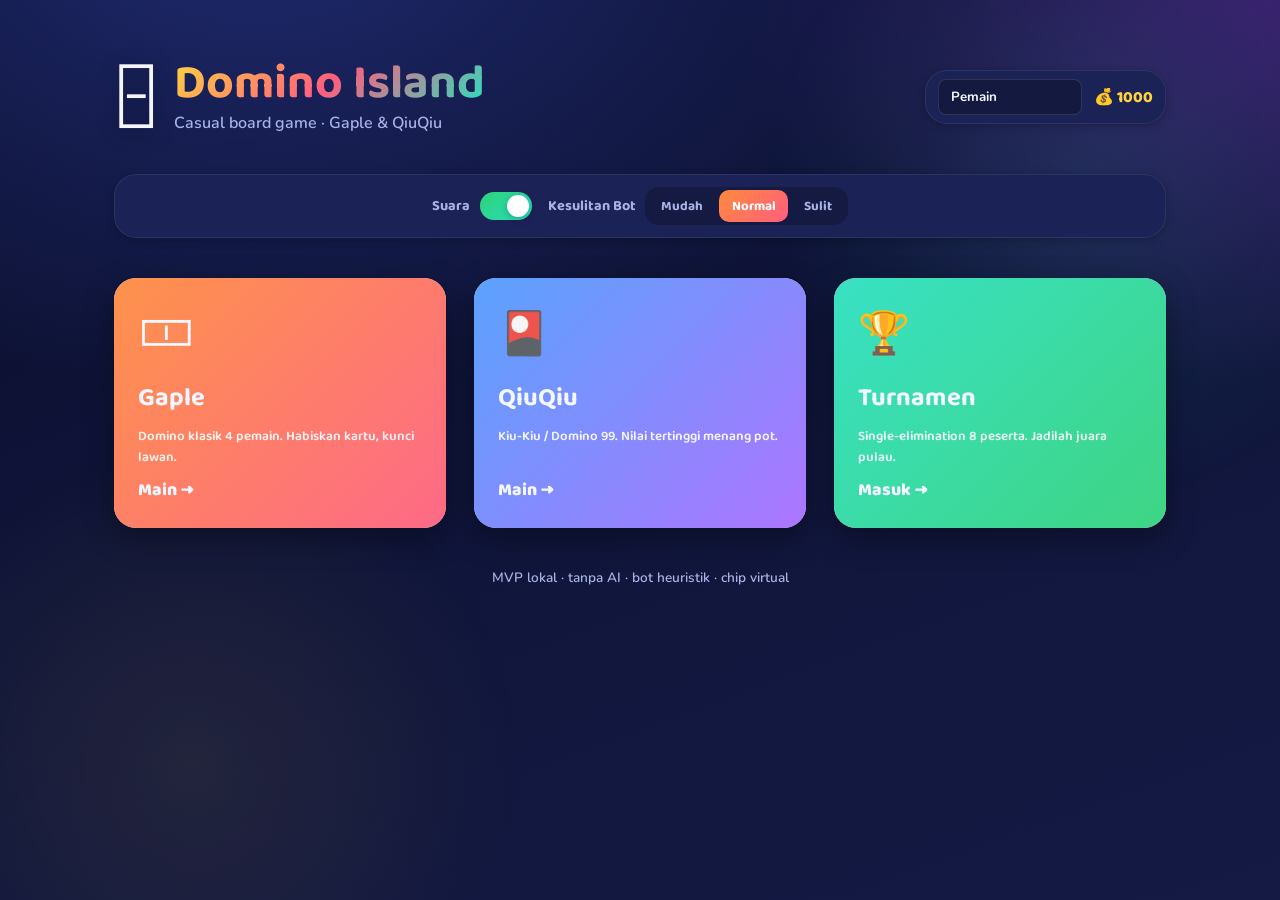
<file: index.html>
<!DOCTYPE html>
<html lang="id">
  <head>
    <meta charset="UTF-8" />
    <meta name="viewport" content="width=device-width, initial-scale=1.0, maximum-scale=1.0, user-scalable=no" />
    <meta name="theme-color" content="#0f1535" />
    <title>Domino Island — Casual Board Game</title>
    <link rel="stylesheet" href="./assets/styles/theme.css" />
    <link rel="stylesheet" href="./assets/styles/layout.css" />
    <link rel="stylesheet" href="./assets/styles/game.css" />
    <link rel="preconnect" href="https://fonts.googleapis.com" />
    <link rel="preconnect" href="https://fonts.gstatic.com" crossorigin />
    <link
      href="https://fonts.googleapis.com/css2?family=Baloo+2:wght@500;700;800&family=Nunito:wght@400;600;700&display=swap"
      rel="stylesheet"
    />
  </head>
  <body>
    <div class="bg-decor"></div>
    <main id="app" class="app-root"></main>
    <!-- Standalone bundle: opens directly from the filesystem, no server/install needed.
         The modular ES source lives in src/ (see ARCHITECTURE.md) for the production port. -->
    <script src="./game.js"></script>
  </body>
</html>
</file>
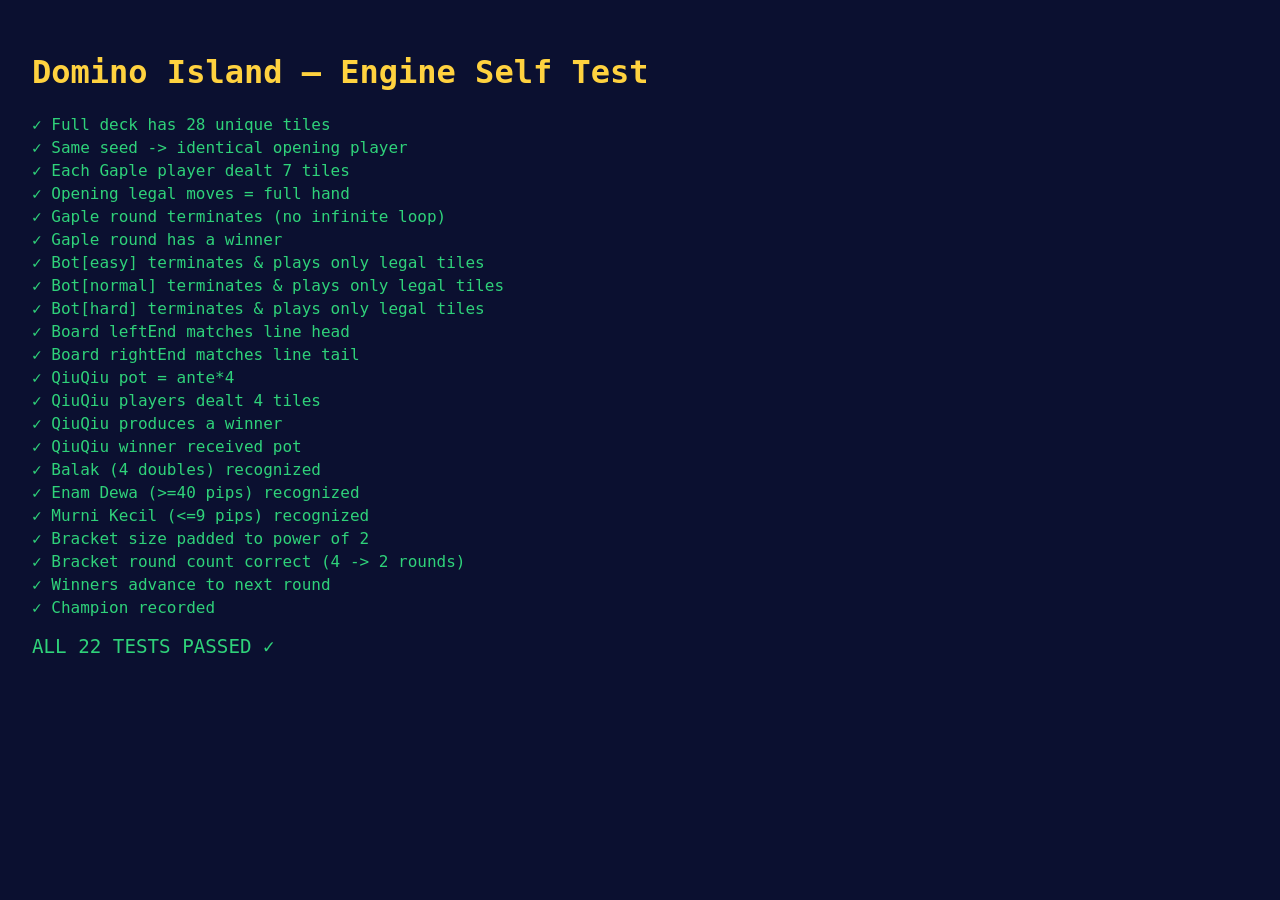
<file: test.html>
<!DOCTYPE html>
<html lang="id">
  <head>
    <meta charset="UTF-8" />
    <meta name="viewport" content="width=device-width, initial-scale=1.0" />
    <title>Domino Island — Self Test</title>
    <style>
      body {
        font-family: ui-monospace, monospace;
        background: #0b1030;
        color: #e8ecff;
        padding: 1.5rem;
      }
      h1 {
        color: #ffd23f;
      }
      .pass {
        color: #2fd27a;
      }
      .fail {
        color: #ff5964;
        font-weight: bold;
      }
      .row {
        padding: 2px 0;
      }
      #summary {
        margin-top: 1rem;
        font-size: 1.2rem;
      }
    </style>
  </head>
  <body>
    <h1>Domino Island — Engine Self Test</h1>
    <div id="out"></div>
    <div id="summary"></div>

    <!-- Load the standalone bundle WITHOUT auto-booting the UI.
         We stub #app so boot() is harmless, then run assertions. -->
    <div id="app" style="display: none"></div>
    <script src="./game.js"></script>
    <script>
      (function () {
        const out = document.getElementById('out');
        let pass = 0,
          fail = 0;
        function check(name, cond) {
          const div = document.createElement('div');
          div.className = 'row ' + (cond ? 'pass' : 'fail');
          div.textContent = (cond ? '✓ ' : '✗ FAIL: ') + name;
          out.appendChild(div);
          cond ? pass++ : fail++;
        }

        const DI = window.DominoIsland;

        // 1. Deck integrity
        const deck = DI.fullDeck();
        check('Full deck has 28 unique tiles', deck.length === 28 && new Set(deck.map((t) => t.id)).size === 28);

        // 2. Deterministic shuffle: same seed -> same opening
        const players = [
          { id: 'a', name: 'A', isBot: false },
          { id: 'b', name: 'B', isBot: true },
          { id: 'c', name: 'C', isBot: true },
          { id: 'd', name: 'D', isBot: true },
        ];
        const g1 = new DI.GapleGame(players, 42);
        g1.startRound();
        const g2 = new DI.GapleGame(players, 42);
        g2.startRound();
        check('Same seed -> identical opening player', g1.state.turn === g2.state.turn);
        check('Each Gaple player dealt 7 tiles', g1.players.every((p) => p.hand.length === 7));

        // 3. Legal moves on empty board = whole hand
        check('Opening legal moves = full hand', g1.legalMoves(g1.state.turn).length === 7);

        // 4. Play a full round with bots until it ends
        const g3 = new DI.GapleGame(players, 7);
        g3.startRound();
        let guard = 0;
        while (g3.state.phase === 'playing' && guard < 1000) {
          const idx = g3.state.turn;
          const action = DI.gapleBotMove(g3, idx);
          const res = g3.applyAction(action);
          if (!res.ok && action.type === 'play') g3.applyAction({ type: 'pass' });
          guard++;
        }
        check('Gaple round terminates (no infinite loop)', g3.state.phase !== 'playing' && guard < 1000);
        check('Gaple round has a winner', g3.state.roundWinner != null);

        // 4b. All difficulty levels terminate and only produce legal moves
        ['easy', 'normal', 'hard'].forEach((diff) => {
          const gd = new DI.GapleGame(players, 1234 + diff.length);
          gd.startRound();
          let g = 0,
            illegal = false;
          while (gd.state.phase === 'playing' && g < 2000) {
            const idx = gd.state.turn;
            const a = DI.gapleBotMove(gd, idx, diff);
            if (a.type === 'play') {
              const ok = gd.legalMoves(idx).some((m) => m.tile.id === a.tile.id);
              if (!ok) illegal = true;
            }
            const res = gd.applyAction(a);
            if (!res.ok && a.type === 'play') gd.applyAction({ type: 'pass' });
            g++;
          }
          check('Bot[' + diff + '] terminates & plays only legal tiles', gd.state.phase !== 'playing' && !illegal);
        });

        // 5. Board ends are consistent with the line
        if (g3.state.line.length > 0) {
          const left = g3.state.line[0].a;
          const right = g3.state.line[g3.state.line.length - 1].b;
          check('Board leftEnd matches line head', g3.state.leftEnd === left);
          check('Board rightEnd matches line tail', g3.state.rightEnd === right);
        }

        // 6. QiuQiu scoring sanity
        const qq = new DI.QiuQiuGame(players, 99, { ante: 10 });
        qq.startRound();
        check('QiuQiu pot = ante*4', qq.state.pot === 40);
        check('QiuQiu players dealt 4 tiles', qq.players.every((p) => p.hand.length === 4));
        const r = qq.resolve();
        check('QiuQiu produces a winner', r.winner >= 0 && r.winner < 4);
        check('QiuQiu winner received pot', qq.players[r.winner].chips >= 500 - 10 + 40 - 1);

        // 7. evaluateHand specials
        const t = (a, b) => ({ a: Math.min(a, b), b: Math.max(a, b), id: Math.min(a, b) + '-' + Math.max(a, b) });
        const balak = DI.evaluateHand([t(1, 1), t(2, 2), t(3, 3), t(4, 4)]);
        check('Balak (4 doubles) recognized', balak.label.indexOf('Balak') === 0);
        const sixGods = DI.evaluateHand([t(6, 6), t(6, 6), t(6, 5), t(6, 5)]);
        check('Enam Dewa (>=40 pips) recognized', sixGods.label === 'Enam Dewa');
        const small = DI.evaluateHand([t(0, 0), t(0, 1), t(1, 1), t(2, 2)]);
        check('Murni Kecil (<=9 pips) recognized', small.label === 'Murni Kecil');

        // 8. Tournament bracket
        const parts = players.map((p) => ({ id: p.id, name: p.name, isBot: p.isBot }));
        const br = DI.createBracket(parts);
        check('Bracket size padded to power of 2', br.size === 4);
        check('Bracket round count correct (4 -> 2 rounds)', br.rounds.length === 2);
        DI.reportResult(br, 0, 0, parts[0]);
        DI.reportResult(br, 0, 1, parts[2]);
        check('Winners advance to next round', br.rounds[1][0].a && br.rounds[1][0].b);
        DI.reportResult(br, 1, 0, parts[0]);
        check('Champion recorded', br.champion && br.champion.id === 'a');

        const summary = document.getElementById('summary');
        summary.className = fail === 0 ? 'pass' : 'fail';
        summary.textContent =
          fail === 0 ? `ALL ${pass} TESTS PASSED ✓` : `${pass} passed, ${fail} FAILED`;
      })();
    </script>
  </body>
</html>
</file>
<file: assets/styles/theme.css>
:root {
  /* Palette — tropical island, colorful & vibrant */
  --c-bg-0: #0b1030;
  --c-bg-1: #141a44;
  --c-panel: #1b2256;
  --c-panel-2: #232c6b;
  --c-ink: #f4f7ff;
  --c-muted: #a9b2e6;

  --c-primary: #ff8a3d;   /* mango */
  --c-primary-2: #ff5e7e; /* coral */
  --c-accent: #28e0c0;    /* turquoise */
  --c-accent-2: #ffd23f;  /* sun */
  --c-green: #2fd27a;
  --c-red: #ff5964;
  --c-blue: #4d9bff;
  --c-purple: #a76bff;

  --felt-1: #0e7a52;
  --felt-2: #0a5d3e;

  --radius-s: 8px;
  --radius-m: 14px;
  --radius-l: 22px;

  --shadow-s: 0 2px 8px rgba(0, 0, 0, 0.25);
  --shadow-m: 0 10px 30px rgba(0, 0, 0, 0.35);
  --shadow-glow: 0 0 24px rgba(40, 224, 192, 0.35);

  --font-display: 'Baloo 2', system-ui, sans-serif;
  --font-body: 'Nunito', system-ui, sans-serif;

  --dur: 180ms;
}

* {
  box-sizing: border-box;
}

html,
body {
  margin: 0;
  padding: 0;
  height: 100%;
}

body {
  font-family: var(--font-body);
  color: var(--c-ink);
  background: radial-gradient(1200px 800px at 20% -10%, #1f2a6e 0%, transparent 60%),
    radial-gradient(1000px 700px at 100% 0%, #3a1f6e 0%, transparent 55%),
    linear-gradient(160deg, var(--c-bg-0), var(--c-bg-1));
  background-attachment: fixed;
  overflow-x: hidden;
  min-height: 100vh;
}

.bg-decor {
  position: fixed;
  inset: 0;
  pointer-events: none;
  background-image: radial-gradient(circle at 15% 85%, rgba(255, 210, 63, 0.08), transparent 25%),
    radial-gradient(circle at 85% 20%, rgba(40, 224, 192, 0.1), transparent 25%);
  z-index: 0;
}

h1,
h2,
h3 {
  font-family: var(--font-display);
  margin: 0;
}

button {
  font-family: var(--font-display);
  cursor: pointer;
}

/* Buttons */
.btn {
  border: none;
  border-radius: var(--radius-m);
  padding: 0.7rem 1.2rem;
  font-size: 1rem;
  font-weight: 700;
  color: #231200;
  background: linear-gradient(135deg, var(--c-accent-2), var(--c-primary));
  box-shadow: var(--shadow-s);
  transition: transform var(--dur) ease, box-shadow var(--dur) ease, filter var(--dur) ease;
}
.btn:hover:not(:disabled) {
  transform: translateY(-2px);
  box-shadow: var(--shadow-m);
  filter: brightness(1.05);
}
.btn:active:not(:disabled) {
  transform: translateY(0) scale(0.98);
}
.btn:disabled {
  opacity: 0.45;
  cursor: not-allowed;
}
.btn.ghost {
  background: rgba(255, 255, 255, 0.08);
  color: var(--c-ink);
  box-shadow: none;
  border: 1px solid rgba(255, 255, 255, 0.14);
}
.btn.warn {
  background: linear-gradient(135deg, #ffb199, var(--c-red));
  color: #fff;
}
.btn.big {
  padding: 1rem 2rem;
  font-size: 1.15rem;
  border-radius: var(--radius-l);
}

/* Toast */
.toast {
  position: fixed;
  left: 50%;
  bottom: 24px;
  transform: translateX(-50%) translateY(20px);
  background: var(--c-panel-2);
  color: var(--c-ink);
  padding: 0.75rem 1.25rem;
  border-radius: var(--radius-m);
  box-shadow: var(--shadow-m);
  opacity: 0;
  pointer-events: none;
  transition: opacity var(--dur), transform var(--dur);
  z-index: 100;
  border: 1px solid rgba(255, 255, 255, 0.12);
  font-weight: 700;
}
.toast.show {
  opacity: 1;
  transform: translateX(-50%) translateY(0);
}
.toast.success {
  border-color: var(--c-green);
}
.toast.warn {
  border-color: var(--c-accent-2);
}
</file>
<file: assets/styles/layout.css>
.app-root {
  position: relative;
  z-index: 1;
  max-width: 1100px;
  margin: 0 auto;
  padding: clamp(0.75rem, 2vw, 1.5rem);
  min-height: 100vh;
}

/* ---------- Lobby ---------- */
.lobby {
  display: flex;
  flex-direction: column;
  gap: clamp(1.25rem, 4vw, 2.5rem);
  padding-top: clamp(1rem, 4vh, 3rem);
}

.lobby-header {
  display: flex;
  justify-content: space-between;
  align-items: center;
  flex-wrap: wrap;
  gap: 1rem;
}

.brand {
  display: flex;
  align-items: center;
  gap: 1rem;
}
.logo {
  font-size: clamp(2.4rem, 7vw, 3.4rem);
  filter: drop-shadow(0 4px 10px rgba(0, 0, 0, 0.4));
  animation: bob 3s ease-in-out infinite;
}
@keyframes bob {
  50% {
    transform: translateY(-6px) rotate(-4deg);
  }
}
.brand h1 {
  font-size: clamp(1.8rem, 6vw, 3rem);
  line-height: 1;
  background: linear-gradient(135deg, var(--c-accent-2), var(--c-primary-2), var(--c-accent));
  -webkit-background-clip: text;
  background-clip: text;
  color: transparent;
}
.brand h1 span {
  display: inline-block;
}
.tagline {
  margin: 0.25rem 0 0;
  color: var(--c-muted);
  font-weight: 600;
}

.profile-chip {
  display: flex;
  align-items: center;
  gap: 0.75rem;
  background: var(--c-panel);
  padding: 0.5rem 0.75rem;
  border-radius: var(--radius-l);
  box-shadow: var(--shadow-s);
  border: 1px solid rgba(255, 255, 255, 0.08);
}
.name-input {
  background: rgba(0, 0, 0, 0.25);
  border: 1px solid rgba(255, 255, 255, 0.12);
  color: var(--c-ink);
  border-radius: var(--radius-s);
  padding: 0.5rem 0.75rem;
  font-weight: 700;
  width: 9rem;
  font-family: var(--font-body);
}
.chips {
  font-family: var(--font-display);
  font-weight: 800;
  color: var(--c-accent-2);
  white-space: nowrap;
}

.mode-grid {
  display: grid;
  grid-template-columns: repeat(auto-fit, minmax(240px, 1fr));
  gap: clamp(1rem, 3vw, 1.75rem);
}
.mode-card {
  position: relative;
  border: none;
  text-align: left;
  color: var(--c-ink);
  border-radius: var(--radius-l);
  padding: 1.5rem;
  min-height: 200px;
  display: flex;
  flex-direction: column;
  gap: 0.5rem;
  overflow: hidden;
  box-shadow: var(--shadow-m);
  transition: transform var(--dur) ease, box-shadow var(--dur) ease;
  isolation: isolate;
}
.mode-card::before {
  content: '';
  position: absolute;
  inset: 0;
  z-index: -1;
  opacity: 0.92;
}
.mode-card.gaple::before {
  background: linear-gradient(135deg, #ff8a3d, #ff5e7e);
}
.mode-card.qiuqiu::before {
  background: linear-gradient(135deg, #4d9bff, #a76bff);
}
.mode-card.tourney::before {
  background: linear-gradient(135deg, #28e0c0, #2fd27a);
}
.mode-card:hover {
  transform: translateY(-6px) scale(1.02);
  box-shadow: 0 18px 40px rgba(0, 0, 0, 0.45);
}
.mode-emoji {
  font-size: 2.6rem;
}
.mode-card h2 {
  font-size: 1.6rem;
}
.mode-card p {
  margin: 0;
  color: rgba(255, 255, 255, 0.9);
  font-weight: 600;
}
.play-cta {
  margin-top: auto;
  font-family: var(--font-display);
  font-weight: 800;
  font-size: 1.1rem;
}

.lobby-footer {
  text-align: center;
  color: var(--c-muted);
  font-weight: 600;
  font-size: 0.85rem;
}

/* ---------- Shared top bar ---------- */
.table-top-bar {
  display: flex;
  justify-content: space-between;
  align-items: center;
  gap: 0.5rem;
  margin-bottom: 0.75rem;
}
.mode-pill {
  font-family: var(--font-display);
  font-weight: 800;
  letter-spacing: 0.03em;
  padding: 0.4rem 1rem;
  border-radius: 999px;
  background: linear-gradient(135deg, var(--c-primary), var(--c-primary-2));
  color: #fff;
  box-shadow: var(--shadow-s);
}
.mode-pill.qq {
  background: linear-gradient(135deg, var(--c-blue), var(--c-purple));
}
.mode-pill.tr {
  background: linear-gradient(135deg, var(--c-accent), var(--c-green));
  color: #06281f;
}

/* ---------- Tournament ---------- */
.tourney-view {
  display: flex;
  flex-direction: column;
  gap: 1rem;
}
.tourney-empty {
  text-align: center;
  background: var(--c-panel);
  border-radius: var(--radius-l);
  padding: 2.5rem 1.5rem;
  box-shadow: var(--shadow-m);
  border: 1px solid rgba(255, 255, 255, 0.08);
}
.tourney-empty h2 {
  font-size: 2rem;
  margin-bottom: 0.5rem;
}
.tourney-empty p {
  color: var(--c-muted);
  margin-bottom: 1.5rem;
}
.bracket {
  display: flex;
  gap: 1rem;
  overflow-x: auto;
  padding: 0.5rem;
}
.bracket-col {
  display: flex;
  flex-direction: column;
  justify-content: space-around;
  gap: 1rem;
  min-width: 150px;
}
.bracket-title {
  text-align: center;
  font-family: var(--font-display);
  font-weight: 800;
  color: var(--c-accent);
  font-size: 0.9rem;
}
.bracket-match {
  background: var(--c-panel);
  border-radius: var(--radius-m);
  overflow: hidden;
  box-shadow: var(--shadow-s);
  border: 1px solid rgba(255, 255, 255, 0.08);
}
.bm-row {
  padding: 0.55rem 0.75rem;
  font-weight: 700;
  border-bottom: 1px solid rgba(255, 255, 255, 0.08);
}
.bm-row:last-child {
  border-bottom: none;
}
.bm-row.win {
  background: linear-gradient(90deg, rgba(47, 210, 122, 0.3), transparent);
  color: var(--c-green);
}
.tourney-footer {
  text-align: center;
  padding: 1rem;
}
.champ-banner {
  font-family: var(--font-display);
  font-size: 1.4rem;
  font-weight: 800;
  color: var(--c-accent-2);
}
.info {
  color: var(--c-muted);
}

/* ---------- Responsive ---------- */
@media (max-width: 640px) {
  .mode-card {
    min-height: 160px;
    padding: 1.25rem;
  }
  .profile-chip {
    width: 100%;
    justify-content: space-between;
  }
}
</file>
<file: assets/styles/game.css>
/* ---------- Table / felt ---------- */
.table-view {
  position: relative;
  display: flex;
  flex-direction: column;
  gap: 0.75rem;
}

.felt {
  position: relative;
  border-radius: var(--radius-l);
  background: radial-gradient(circle at 50% 40%, var(--felt-1), var(--felt-2));
  box-shadow: inset 0 0 60px rgba(0, 0, 0, 0.5), var(--shadow-m);
  border: 6px solid #5a3a1b;
  min-height: clamp(320px, 52vh, 520px);
  padding: 1rem;
  overflow: hidden;
}
.felt::after {
  content: '';
  position: absolute;
  inset: 10px;
  border-radius: var(--radius-m);
  border: 2px dashed rgba(255, 255, 255, 0.12);
  pointer-events: none;
}

.seat {
  position: absolute;
  z-index: 2;
}
.seat-bottom {
  bottom: 8px;
  left: 50%;
  transform: translateX(-50%);
}
.seat-top {
  top: 8px;
  left: 50%;
  transform: translateX(-50%);
}
.seat-left {
  left: 10px;
  top: 50%;
  transform: translateY(-50%);
}
.seat-right {
  right: 10px;
  top: 50%;
  transform: translateY(-50%);
}

/* Player badge */
.player-badge {
  display: flex;
  align-items: center;
  gap: 0.5rem;
  background: rgba(5, 10, 30, 0.65);
  backdrop-filter: blur(6px);
  padding: 0.4rem 0.65rem;
  border-radius: 999px;
  border: 2px solid transparent;
  transition: border-color var(--dur), box-shadow var(--dur);
}
.player-badge.active {
  border-color: var(--c-accent-2);
  box-shadow: var(--shadow-glow);
}
.avatar {
  width: 36px;
  height: 36px;
  border-radius: 50%;
  display: grid;
  place-items: center;
  font-family: var(--font-display);
  font-weight: 800;
  color: #22143a;
  background: linear-gradient(135deg, var(--c-accent), var(--c-accent-2));
}
.player-meta {
  line-height: 1.1;
}
.player-name {
  font-weight: 800;
  font-size: 0.85rem;
}
.player-name .tag {
  font-size: 0.6rem;
  background: rgba(255, 255, 255, 0.18);
  padding: 1px 5px;
  border-radius: 6px;
  vertical-align: middle;
}
.player-score {
  font-size: 0.75rem;
  color: var(--c-accent-2);
  font-weight: 700;
}

.opp-hand {
  display: flex;
  justify-content: center;
  gap: 2px;
  margin-top: 4px;
}
.seat-left .opp-hand,
.seat-right .opp-hand {
  max-width: 90px;
  flex-wrap: wrap;
}

/* ---------- Board ---------- */
.board-wrap {
  position: absolute;
  inset: 0;
  display: grid;
  place-items: center;
  padding: 70px 20px;
}
.board {
  display: flex;
  align-items: center;
  gap: 4px;
  flex-wrap: wrap;
  justify-content: center;
  max-width: 100%;
  max-height: 100%;
  overflow: auto;
}
.board-empty {
  color: rgba(255, 255, 255, 0.6);
  font-family: var(--font-display);
  font-weight: 700;
}
.turn-indicator {
  position: absolute;
  top: 8px;
  right: 12px;
  z-index: 3;
  background: rgba(5, 10, 30, 0.7);
  padding: 0.35rem 0.8rem;
  border-radius: 999px;
  font-family: var(--font-display);
  font-weight: 700;
  font-size: 0.8rem;
  color: var(--c-accent-2);
}

/* ---------- Domino tiles ---------- */
.tile {
  background: linear-gradient(160deg, #fffef7, #e9e4d4);
  border-radius: 7px;
  box-shadow: 0 3px 6px rgba(0, 0, 0, 0.35), inset 0 1px 0 rgba(255, 255, 255, 0.8);
  display: flex;
  position: relative;
  user-select: none;
}
.tile-v {
  flex-direction: column;
  width: 46px;
  height: 92px;
}
.tile-h {
  flex-direction: row;
  width: 92px;
  height: 46px;
}
.tile-divider {
  background: #2a2a2a;
}
.tile-v .tile-divider {
  height: 2px;
  width: 80%;
  margin: 0 auto;
}
.tile-h .tile-divider {
  width: 2px;
  height: 80%;
  align-self: center;
}
.tile-half {
  position: relative;
  flex: 1;
}
.pip {
  position: absolute;
  width: 20%;
  height: 20%;
  max-width: 10px;
  max-height: 10px;
  background: radial-gradient(circle at 35% 35%, #4a4a4a, #111);
  border-radius: 50%;
  transform: translate(-50%, -50%);
}
.tile.face-down,
.tile .tile-back {
  background: linear-gradient(135deg, var(--c-primary-2), var(--c-purple));
}
.tile .tile-back {
  width: 100%;
  height: 100%;
  border-radius: 7px;
  background-image: repeating-linear-gradient(
    45deg,
    rgba(255, 255, 255, 0.12) 0 6px,
    transparent 6px 12px
  );
}
.opp-hand .tile-v {
  width: 16px;
  height: 32px;
}

.tile.playable {
  cursor: pointer;
  outline: 2px solid var(--c-green);
  animation: pulse 1.4s ease-in-out infinite;
}
@keyframes pulse {
  50% {
    box-shadow: 0 0 14px rgba(47, 210, 122, 0.8);
  }
}
.tile.selected {
  transform: translateY(-10px);
  outline: 3px solid var(--c-accent-2);
}
.board .tile {
  animation: drop 0.3s ease;
}
@keyframes drop {
  from {
    transform: scale(0.6) rotate(-8deg);
    opacity: 0;
  }
}

/* ---------- Hand dock ---------- */
.hand-dock {
  background: var(--c-panel);
  border-radius: var(--radius-l);
  padding: 0.9rem;
  box-shadow: var(--shadow-m);
  border: 1px solid rgba(255, 255, 255, 0.08);
}
.hand-actions {
  display: flex;
  gap: 0.6rem;
  justify-content: center;
  margin-bottom: 0.75rem;
}
.hand {
  display: flex;
  gap: 6px;
  justify-content: center;
  flex-wrap: wrap;
  min-height: 92px;
}

/* ---------- End picker ---------- */
.end-picker {
  position: absolute;
  inset: 0;
  display: grid;
  place-items: center;
  background: rgba(0, 0, 0, 0.55);
  z-index: 20;
  border-radius: var(--radius-l);
}
.end-picker-inner {
  background: var(--c-panel-2);
  padding: 1.5rem;
  border-radius: var(--radius-l);
  text-align: center;
  box-shadow: var(--shadow-m);
}
.end-btns {
  display: flex;
  gap: 0.75rem;
  margin-top: 1rem;
}

/* ---------- QiuQiu ---------- */
.qq-felt {
  display: flex;
  flex-direction: column;
}
.pot {
  position: absolute;
  top: 50%;
  left: 50%;
  transform: translate(-50%, -50%);
  display: flex;
  flex-direction: column;
  align-items: center;
  background: rgba(5, 10, 30, 0.6);
  padding: 0.5rem 1.25rem;
  border-radius: var(--radius-l);
  z-index: 1;
}
.pot-label {
  font-size: 0.7rem;
  color: var(--c-muted);
  font-weight: 800;
}
.pot-val {
  font-family: var(--font-display);
  font-size: 1.6rem;
  font-weight: 800;
  color: var(--c-accent-2);
}
.qq-seats {
  position: relative;
  z-index: 2;
  display: grid;
  grid-template-columns: 1fr 1fr;
  gap: 1rem;
  width: 100%;
}
.qq-seat {
  background: rgba(5, 10, 30, 0.45);
  border-radius: var(--radius-m);
  padding: 0.75rem;
  display: flex;
  flex-direction: column;
  gap: 0.5rem;
  align-items: center;
  border: 2px solid transparent;
}
.qq-seat.qq-winner {
  border-color: var(--c-accent-2);
  box-shadow: var(--shadow-glow);
}
.qq-tiles {
  display: flex;
  gap: 4px;
  flex-wrap: wrap;
  justify-content: center;
}
.qq-tiles .tile-v {
  width: 34px;
  height: 68px;
}
.qq-eval {
  font-family: var(--font-display);
  font-weight: 800;
  color: var(--c-accent);
}
.result-line {
  text-align: center;
  font-family: var(--font-display);
  font-weight: 800;
  color: var(--c-accent-2);
  min-height: 1.2rem;
}

/* ---------- Responsive table ---------- */
@media (max-width: 640px) {
  .tile-v {
    width: 38px;
    height: 76px;
  }
  .tile-h {
    width: 76px;
    height: 38px;
  }
  .player-name {
    font-size: 0.75rem;
  }
  .avatar {
    width: 30px;
    height: 30px;
  }
  .seat-left,
  .seat-right {
    transform: translateY(-50%) scale(0.85);
  }
  .board-wrap {
    padding: 60px 10px;
  }
}

/* ================= Juice & Fun additions ================= */

/* Settings bar (lobby) */
.settings-bar {
  display: flex;
  flex-wrap: wrap;
  gap: 1rem;
  justify-content: center;
  align-items: center;
  background: var(--c-panel);
  border: 1px solid rgba(255, 255, 255, 0.08);
  border-radius: var(--radius-l);
  padding: 0.75rem 1rem;
  box-shadow: var(--shadow-s);
}
.setting {
  display: flex;
  align-items: center;
  gap: 0.6rem;
}
.setting-label {
  font-family: var(--font-display);
  font-weight: 700;
  color: var(--c-muted);
  font-size: 0.9rem;
}
.toggle {
  width: 52px;
  height: 28px;
  border-radius: 999px;
  border: none;
  background: rgba(255, 255, 255, 0.15);
  position: relative;
  transition: background var(--dur);
  padding: 0;
}
.toggle .knob {
  position: absolute;
  top: 3px;
  left: 3px;
  width: 22px;
  height: 22px;
  border-radius: 50%;
  background: #fff;
  transition: left var(--dur);
  box-shadow: var(--shadow-s);
}
.toggle.on {
  background: linear-gradient(135deg, var(--c-green), var(--c-accent));
}
.toggle.on .knob {
  left: 27px;
}
.seg {
  display: inline-flex;
  background: rgba(0, 0, 0, 0.25);
  border-radius: var(--radius-m);
  padding: 3px;
  gap: 3px;
}
.seg button {
  border: none;
  background: transparent;
  color: var(--c-muted);
  font-family: var(--font-display);
  font-weight: 700;
  padding: 0.35rem 0.8rem;
  border-radius: 10px;
  transition: background var(--dur), color var(--dur);
}
.seg button.active {
  background: linear-gradient(135deg, var(--c-primary), var(--c-primary-2));
  color: #fff;
}

/* Board end-value badges */
.end-badge {
  display: inline-grid;
  place-items: center;
  min-width: 26px;
  height: 26px;
  padding: 0 6px;
  border-radius: 999px;
  font-family: var(--font-display);
  font-weight: 800;
  font-size: 0.85rem;
  color: #06281f;
  background: linear-gradient(135deg, var(--c-accent-2), var(--c-accent));
  box-shadow: var(--shadow-s);
  align-self: center;
}
.end-badge.left {
  margin-right: 4px;
}
.end-badge.right {
  margin-left: 4px;
}

/* Freshly placed tile pop */
.tile.just-placed {
  animation: placed-pop 0.35s ease;
  z-index: 3;
}
@keyframes placed-pop {
  0% {
    transform: scale(1.35) rotate(6deg);
    filter: brightness(1.4);
  }
  60% {
    transform: scale(0.95);
  }
  100% {
    transform: scale(1);
  }
}

/* Turn countdown ring on active avatar */
.turn-ring {
  position: absolute;
  inset: -4px;
  border-radius: 999px;
  pointer-events: none;
  background: conic-gradient(var(--c-accent-2) 0turn, rgba(255, 255, 255, 0.15) 0turn);
  -webkit-mask: radial-gradient(circle, transparent 56%, #000 58%);
  mask: radial-gradient(circle, transparent 56%, #000 58%);
  animation: ring-fill 20s linear forwards;
}
.player-badge {
  position: relative;
}
@keyframes ring-fill {
  from {
    background: conic-gradient(var(--c-accent-2) 1turn, rgba(255, 255, 255, 0.15) 0turn);
  }
  to {
    background: conic-gradient(var(--c-accent-2) 0turn, rgba(255, 255, 255, 0.15) 0turn);
  }
}

/* QiuQiu reveal flip */
.qq-seat .qq-tiles {
  transition: transform 0.25s ease;
}
.qq-seat.revealed {
  animation: qq-pop 0.4s ease;
}
@keyframes qq-pop {
  0% {
    transform: scale(1);
  }
  50% {
    transform: scale(1.06);
  }
  100% {
    transform: scale(1);
  }
}

/* Confetti overlay */
.confetti-canvas {
  position: fixed;
  inset: 0;
  width: 100%;
  height: 100%;
  pointer-events: none;
  z-index: 200;
}

/* Result overlay */
.result-overlay {
  position: fixed;
  inset: 0;
  z-index: 210;
  display: grid;
  place-items: center;
  background: rgba(4, 8, 24, 0.72);
  backdrop-filter: blur(4px);
  animation: fade-in 0.25s ease;
}
@keyframes fade-in {
  from {
    opacity: 0;
  }
}
.result-card {
  width: min(92vw, 420px);
  background: var(--c-panel-2);
  border-radius: var(--radius-l);
  padding: 1.75rem 1.5rem;
  text-align: center;
  box-shadow: var(--shadow-m);
  border: 1px solid rgba(255, 255, 255, 0.12);
  animation: pop-in 0.35s cubic-bezier(0.2, 1.2, 0.4, 1);
}
@keyframes pop-in {
  from {
    transform: scale(0.8) translateY(20px);
    opacity: 0;
  }
}
.result-card.you-won {
  border-color: var(--c-accent-2);
  box-shadow: 0 0 40px rgba(255, 210, 63, 0.35), var(--shadow-m);
}
.ro-emoji {
  font-size: 3.2rem;
  animation: bob 2.4s ease-in-out infinite;
}
.result-card h2 {
  font-size: 1.6rem;
  margin: 0.25rem 0;
  background: linear-gradient(135deg, var(--c-accent-2), var(--c-primary-2));
  -webkit-background-clip: text;
  background-clip: text;
  color: transparent;
}
.ro-sub {
  color: var(--c-muted);
  margin: 0 0 1rem;
  font-weight: 600;
}
.ro-rows {
  display: flex;
  flex-direction: column;
  gap: 4px;
  margin-bottom: 1.25rem;
  text-align: left;
}
.ro-row {
  display: flex;
  justify-content: space-between;
  padding: 0.5rem 0.75rem;
  border-radius: 10px;
  background: rgba(0, 0, 0, 0.2);
  font-weight: 700;
}
.ro-row.win {
  background: linear-gradient(90deg, rgba(255, 210, 63, 0.25), transparent);
  color: var(--c-accent-2);
}
</file>
